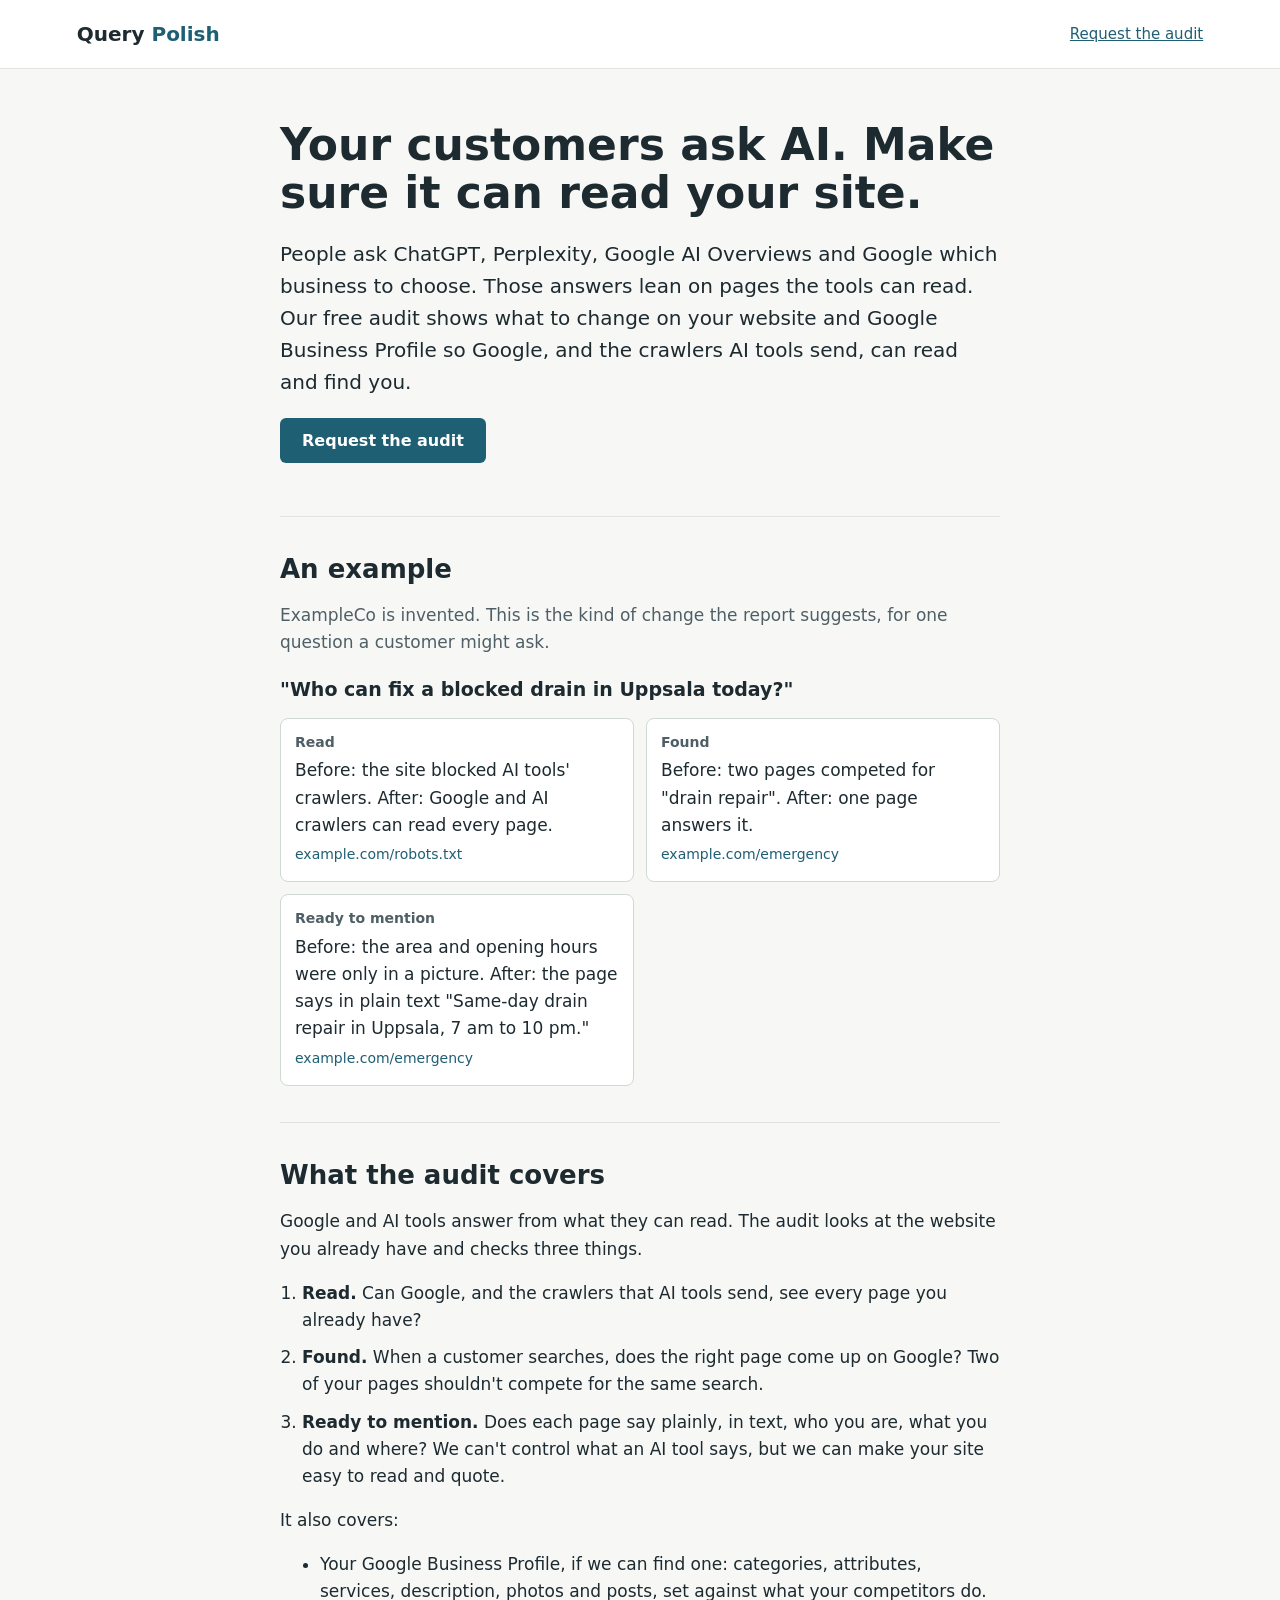
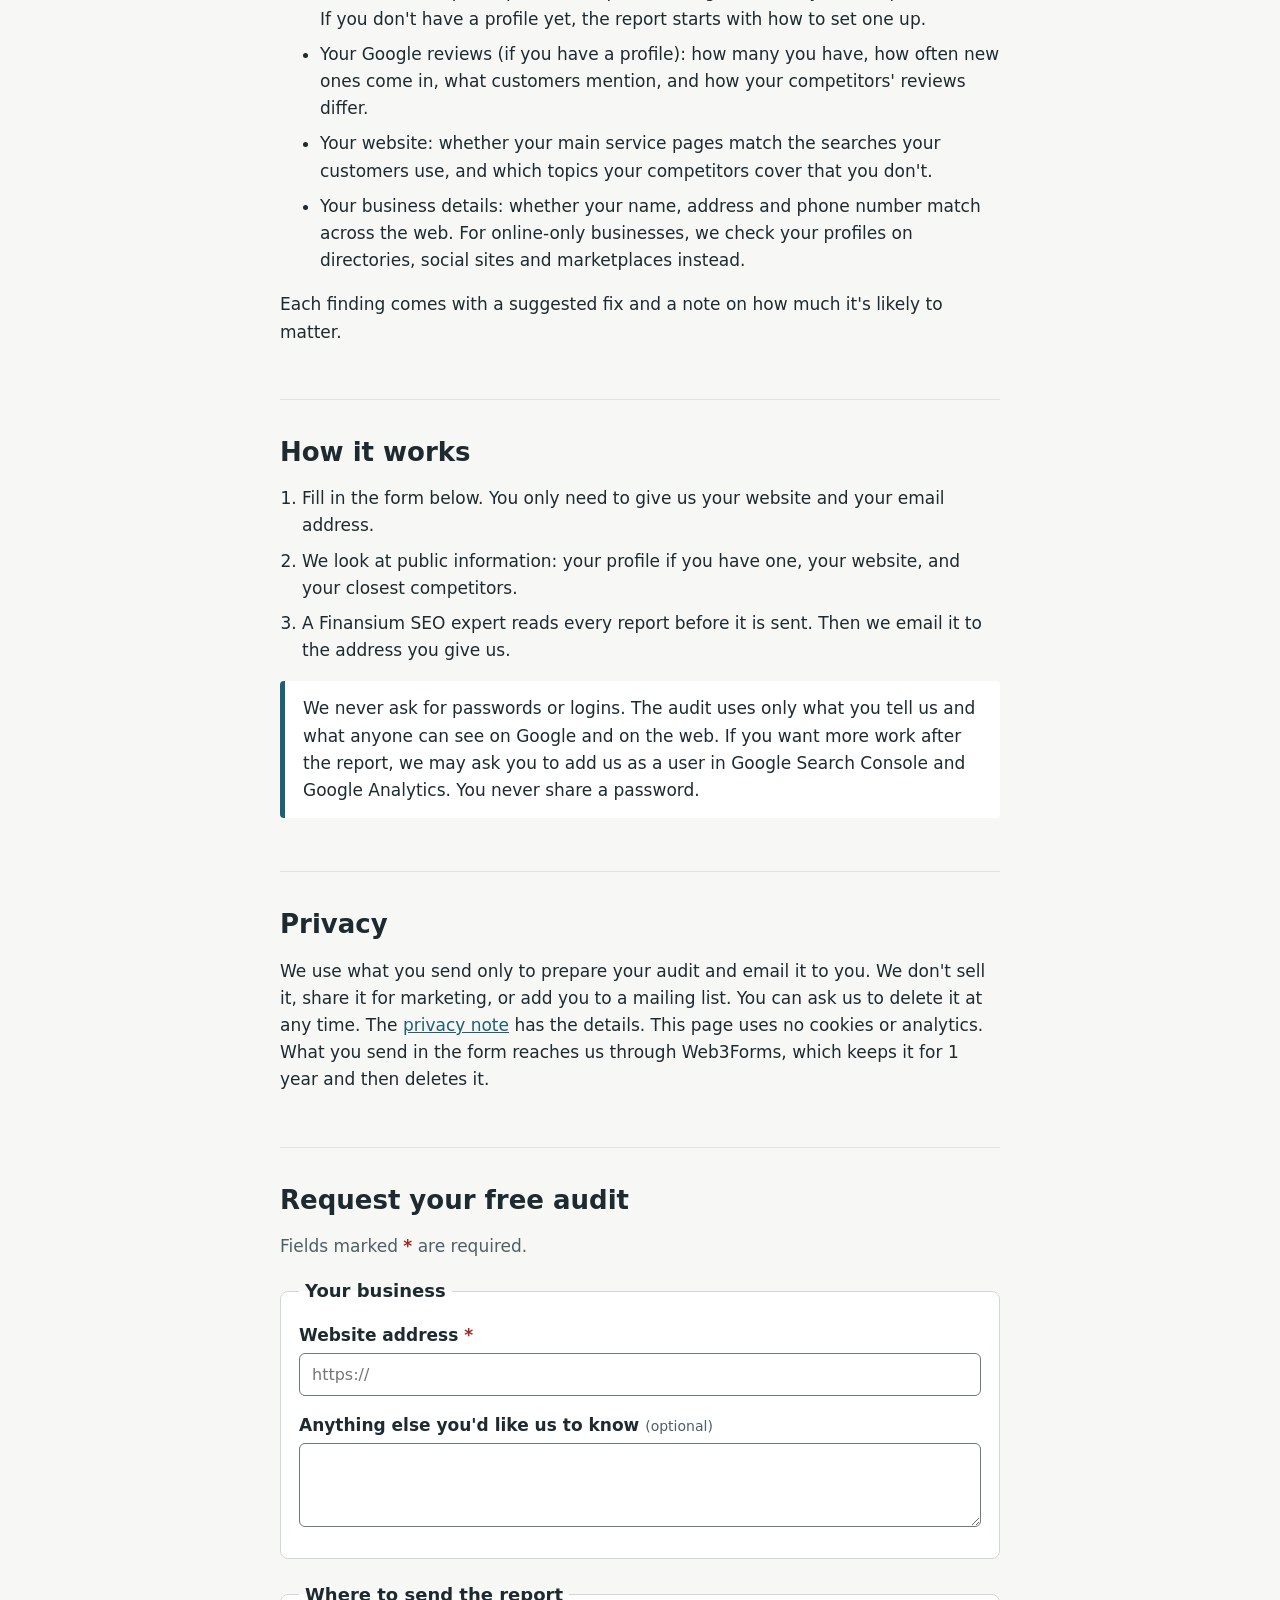
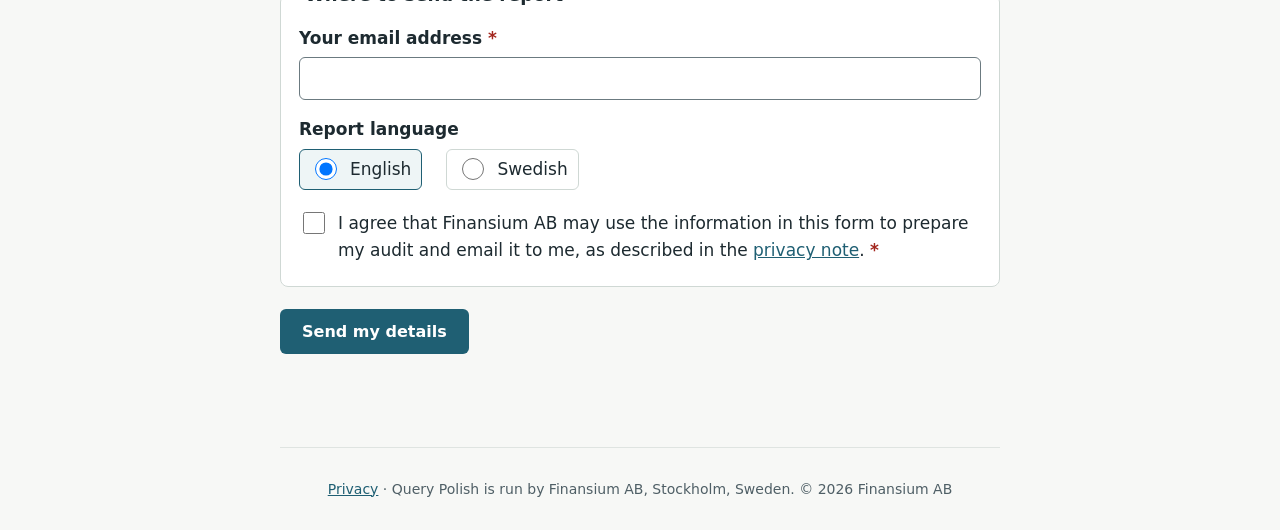
<file: docs/index.html>
<!doctype html>
<html lang="en">
<head>
<meta charset="utf-8">
<meta name="viewport" content="width=device-width,initial-scale=1">
<title>Query Polish: a free audit of how Google and AI tools read your site</title>
<meta name="description" content="Your customers ask ChatGPT, Perplexity, Google AI Overviews and Google which business to choose. This free audit checks whether those tools can read and find your website. The report comes by email.">
<link rel="canonical" href="https://querypolish.com/">
<meta property="og:url" content="https://querypolish.com/">
<link rel="icon" href="favicon.svg" type="image/svg+xml">
<link rel="stylesheet" href="assets/style.css?v=4">
</head>
<body>
<a class="skip" href="#main">Skip to content</a>
<header><a class="logo" href="./">Query <span>Polish</span></a><a class="navlink" href="#audit">Request the audit</a></header>
<main id="main">
<section>
<h1>Your customers ask AI. Make sure it can read your site.</h1>
<p class="lead">People ask ChatGPT, Perplexity, Google AI Overviews and Google which business to choose. Those answers lean on pages the tools can read. Our free audit shows what to change on your website and Google Business Profile so Google, and the crawlers AI tools send, can read and find you.</p>
<p><a class="btn" href="#audit">Request the audit</a></p>
</section>
<section class="example" aria-labelledby="ex-h">
<h2 id="ex-h">An example</h2>
<p class="muted">ExampleCo is invented. This is the kind of change the report suggests, for one question a customer might ask.</p>
<p class="q">"Who can fix a blocked drain in Uppsala today?"</p>
<div class="answers">
<div class="ans"><p class="src">Read</p><p>Before: the site blocked AI tools' crawlers. After: Google and AI crawlers can read every page.</p><p class="url">example.com/robots.txt</p></div>
<div class="ans"><p class="src">Found</p><p>Before: two pages competed for "drain repair". After: one page answers it.</p><p class="url">example.com/emergency</p></div>
<div class="ans"><p class="src">Ready to mention</p><p>Before: the area and opening hours were only in a picture. After: the page says in plain text "Same-day drain repair in Uppsala, 7 am to 10 pm."</p><p class="url">example.com/emergency</p></div>
</div>
</section>
<section>
<h2>What the audit covers</h2>
<p>Google and AI tools answer from what they can read. The audit looks at the website you already have and checks three things.</p>
<ol class="steps three">
<li><b>Read.</b> Can Google, and the crawlers that AI tools send, see every page you already have?</li>
<li><b>Found.</b> When a customer searches, does the right page come up on Google? Two of your pages shouldn't compete for the same search.</li>
<li><b>Ready to mention.</b> Does each page say plainly, in text, who you are, what you do and where? We can't control what an AI tool says, but we can make your site easy to read and quote.</li>
</ol>
<p>It also covers:</p>
<ul class="list">
<li>Your Google Business Profile, if we can find one: categories, attributes, services, description, photos and posts, set against what your competitors do. If you don't have a profile yet, the report starts with how to set one up.</li>
<li>Your Google reviews (if you have a profile): how many you have, how often new ones come in, what customers mention, and how your competitors' reviews differ.</li>
<li>Your website: whether your main service pages match the searches your customers use, and which topics your competitors cover that you don't.</li>
<li>Your business details: whether your name, address and phone number match across the web. For online-only businesses, we check your profiles on directories, social sites and marketplaces instead.</li>
</ul>
<p>Each finding comes with a suggested fix and a note on how much it's likely to matter.</p>
</section>
<section>
<h2>How it works</h2>
<ol class="steps">
<li>Fill in the form below. You only need to give us your website and your email address.</li>
<li>We look at public information: your profile if you have one, your website, and your closest competitors.</li>
<li>A Finansium SEO expert reads every report before it is sent. Then we email it to the address you give us.</li>
</ol>
<p class="note">We never ask for passwords or logins. The audit uses only what you tell us and what anyone can see on Google and on the web. If you want more work after the report, we may ask you to add us as a user in Google Search Console and Google Analytics. You never share a password.</p>
</section>
<section>
<h2>Privacy</h2>
<p>We use what you send only to prepare your audit and email it to you. We don't sell it, share it for marketing, or add you to a mailing list. You can ask us to delete it at any time. The <a href="privacy/">privacy note</a> has the details. This page uses no cookies or analytics. What you send in the form reaches us through Web3Forms, which keeps it for 1 year and then deletes it.</p>
</section>
<section id="audit">
<h2>Request your free audit</h2>
<p class="muted">Fields marked <span class="req">*</span> are required.</p>
<form id="intake" action="https://api.web3forms.com/submit" method="POST">
<input type="hidden" name="access_key" value="c9f5ef0c-dc1b-4ead-8727-fabec3abdc98">
<input type="hidden" name="subject" value="New Query Polish audit request">
<input type="hidden" name="from_name" value="Query Polish intake form">
<input type="hidden" name="redirect" value="https://querypolish.com/thanks/">
<div class="hp" aria-hidden="true"><label for="botcheck">Leave this empty</label><input type="checkbox" id="botcheck" name="botcheck" tabindex="-1" autocomplete="off"></div>
<fieldset><legend>Your business</legend>
<div class="f"><label for="website">Website address <span class="req" aria-hidden="true">*</span></label><input id="website" name="Website" type="url" required autocomplete="url" placeholder="https://"></div>
<div class="f"><label for="notes">Anything else you'd like us to know <span class="opt">(optional)</span></label><textarea id="notes" name="Notes"></textarea></div>
</fieldset>
<fieldset><legend>Where to send the report</legend>
<div class="f"><label for="email">Your email address <span class="req" aria-hidden="true">*</span></label><input id="email" name="email" type="email" required autocomplete="email"></div>
<div class="f" role="radiogroup" aria-labelledby="lang-l"><span class="lbl" id="lang-l">Report language</span><div class="choices row"><label class="check" for="lang-en"><input id="lang-en" type="radio" name="report_language" value="English" checked><span>English</span></label><label class="check" for="lang-sv"><input id="lang-sv" type="radio" name="report_language" value="Swedish"><span>Swedish</span></label></div></div>
<div class="f"><label class="check" for="consent"><input id="consent" name="Consent" type="checkbox" value="Yes" required><span>I agree that Finansium AB may use the information in this form to prepare my audit and email it to me, as described in the <a href="privacy/">privacy note</a>. <span class="req" aria-hidden="true">*</span></span></label></div>
</fieldset>
<button type="submit" id="submit">Send my details</button>
<p id="status" role="status" aria-live="polite"></p>
</form>
</section>
</main>
<footer><a href="privacy/">Privacy</a> · Query Polish is run by Finansium AB, Stockholm, Sweden. © 2026 Finansium AB</footer>
<script src="assets/form.js?v=3" defer></script>
</body>
</html>
</file>
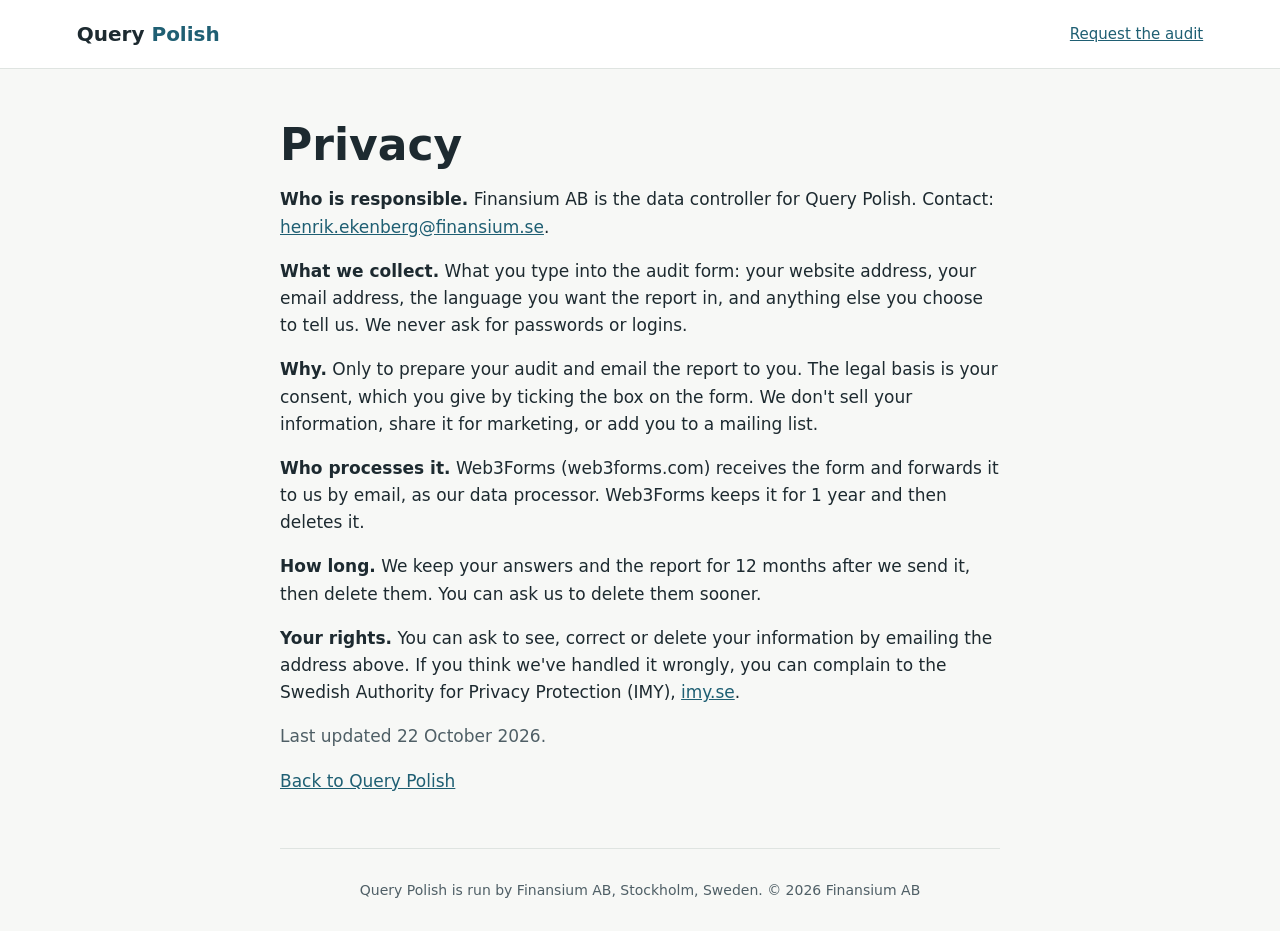
<file: docs/privacy/index.html>
<!doctype html>
<html lang="en">
<head>
<meta charset="utf-8">
<meta name="viewport" content="width=device-width,initial-scale=1">
<title>Privacy: Query Polish</title>
<link rel="canonical" href="https://querypolish.com/privacy/">
<link rel="icon" href="../favicon.svg" type="image/svg+xml">
<link rel="stylesheet" href="../assets/style.css?v=3">
</head>
<body>
<a class="skip" href="#main">Skip to content</a>
<header><a class="logo" href="../">Query <span>Polish</span></a><a class="navlink" href="../#audit">Request the audit</a></header>
<main id="main">
<section>
<h1>Privacy</h1>
<p><b>Who is responsible.</b> Finansium AB is the data controller for Query Polish. Contact: <a href="mailto:henrik.ekenberg@finansium.se">henrik.ekenberg@finansium.se</a>.</p>
<p><b>What we collect.</b> What you type into the audit form: your website address, your email address, the language you want the report in, and anything else you choose to tell us. We never ask for passwords or logins.</p>
<p><b>Why.</b> Only to prepare your audit and email the report to you. The legal basis is your consent, which you give by ticking the box on the form. We don't sell your information, share it for marketing, or add you to a mailing list.</p>
<p><b>Who processes it.</b> Web3Forms (web3forms.com) receives the form and forwards it to us by email, as our data processor. Web3Forms keeps it for 1 year and then deletes it.</p>
<p><b>How long.</b> We keep your answers and the report for 12 months after we send it, then delete them. You can ask us to delete them sooner.</p>
<p><b>Your rights.</b> You can ask to see, correct or delete your information by emailing the address above. If you think we've handled it wrongly, you can complain to the Swedish Authority for Privacy Protection (IMY), <a href="https://www.imy.se/">imy.se</a>.</p>
<p class="muted">Last updated 22 October 2026.</p>
<p><a href="../">Back to Query Polish</a></p>
</section>
</main>
<footer>Query Polish is run by Finansium AB, Stockholm, Sweden. © 2026 Finansium AB</footer>
</body>
</html>
</file>
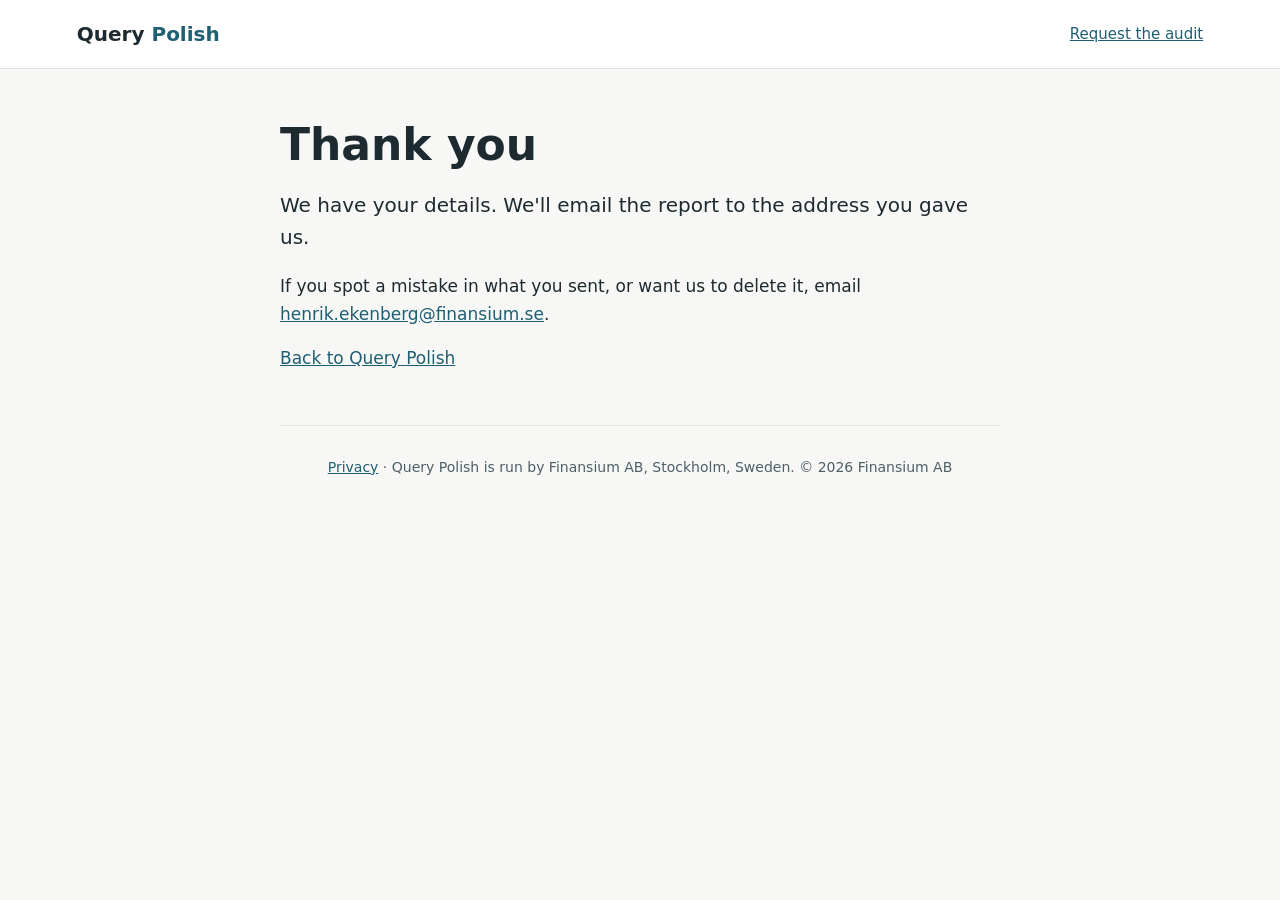
<file: docs/thanks/index.html>
<!doctype html>
<html lang="en">
<head>
<meta charset="utf-8">
<meta name="viewport" content="width=device-width,initial-scale=1">
<title>Thank you: Query Polish</title>
<meta name="robots" content="noindex">
<link rel="icon" href="../favicon.svg" type="image/svg+xml">
<link rel="stylesheet" href="../assets/style.css?v=3">
</head>
<body>
<a class="skip" href="#main">Skip to content</a>
<header><a class="logo" href="../">Query <span>Polish</span></a><a class="navlink" href="../#audit">Request the audit</a></header>
<main id="main">
<section>
<h1>Thank you</h1>
<p class="lead">We have your details. We'll email the report to the address you gave us.</p>
<p>If you spot a mistake in what you sent, or want us to delete it, email <a href="mailto:henrik.ekenberg@finansium.se">henrik.ekenberg@finansium.se</a>.</p>
<p><a href="../">Back to Query Polish</a></p>
</section>
</main>
<footer><a href="../privacy/">Privacy</a> · Query Polish is run by Finansium AB, Stockholm, Sweden. © 2026 Finansium AB</footer>
</body>
</html>
</file>
<file: docs/assets/style.css>
*{box-sizing:border-box}
body{margin:0;background:#f7f8f6;color:#1d2a30;font:17px/1.6 system-ui,-apple-system,"Segoe UI",Roboto,sans-serif}
a{color:#1f5f73}a:hover{color:#163f4d}
:focus-visible{outline:3px solid #1f5f73;outline-offset:2px}
.skip{position:absolute;left:-9999px}.skip:focus{left:12px;top:12px;background:#fff;padding:8px;z-index:9}
header{display:flex;justify-content:space-between;align-items:center;gap:12px;padding:18px 6vw;border-bottom:1px solid #dfe4e1;background:#fff}
.logo{font-weight:700;font-size:20px;color:#1d2a30;text-decoration:none}.logo span{color:#1f5f73}
.navlink{font-size:15px}
main{max-width:760px;margin:0 auto;padding:0 20px}
section{padding:36px 0;border-bottom:1px solid #dfe4e1}
h1{font-size:44px;line-height:1.1;margin:16px 0 14px}h2{font-size:26px;line-height:1.25;margin:0 0 12px}h3{font-size:19px;margin:22px 0 6px}
.lead{font-size:20px}.muted{color:#4f5f66}
.btn,button{display:inline-block;padding:13px 22px;font:700 16px system-ui,sans-serif;border:0;border-radius:6px;background:#1f5f73;color:#fff;cursor:pointer;text-decoration:none}
.btn:hover,button:hover{background:#163f4d;color:#fff}
ol.steps{padding-left:22px}ol.steps li,ul.list li{margin-bottom:8px}
.note{background:#fff;border-left:5px solid #1f5f73;padding:14px 18px;border-radius:4px}
form fieldset{border:1px solid #cfd8d4;border-radius:8px;padding:16px 18px 6px;margin:0 0 22px;background:#fff}
legend{font-weight:700;font-size:18px;padding:0 6px}
.f{margin:0 0 16px}
label{display:block;font-weight:600;margin-bottom:4px}
.hint{display:block;font-weight:400;font-size:14px;color:#4f5f66;margin-top:2px}
.req{color:#a3271f;font-weight:700}
.opt{font-weight:400;font-size:14px;color:#4f5f66}
input[type=text],input[type=url],input[type=email],input[type=tel],input[type=number],select,textarea{width:100%;padding:11px 12px;font:16px system-ui,sans-serif;border:1.5px solid #6b7a80;border-radius:6px;background:#fff;color:#1d2a30}
textarea{min-height:84px;resize:vertical}
.grid2{display:grid;grid-template-columns:1fr 1fr;gap:0 16px}
.grid3{display:grid;grid-template-columns:1fr 1fr 1fr;gap:0 16px}
.grid2,.grid3{align-items:end}
.comp{border-top:1px dashed #cfd8d4;padding-top:12px;margin-top:4px}
.check{display:flex;gap:10px;align-items:flex-start;font-weight:400}
.check input{width:22px;height:22px;margin-top:2px;flex:none}
input:user-invalid,select:user-invalid,textarea:user-invalid{border-color:#a3271f}
.err{color:#a3271f;font-weight:600}
#status{min-height:1.6em;margin-top:12px}
.hp{position:absolute;left:-9999px;width:1px;height:1px;overflow:hidden}
footer{text-align:center;padding:30px 20px;font-size:14px;color:#4f5f66}
@media(max-width:600px){header{padding:14px 18px}h1{font-size:32px}.lead{font-size:18px}.grid2,.grid3{grid-template-columns:1fr}form fieldset{padding:14px 12px 4px}}
[hidden]{display:none!important}
.js .nojs-only{display:none}.no-js .req-js{display:none}
.choices{display:flex;flex-direction:column;gap:10px;margin:6px 0 14px}.choices.row{flex-direction:row;gap:24px}
.choices .check{padding:10px 12px;border:1.5px solid #cfd8d4;border-radius:6px;background:#fff;cursor:pointer}
.choices.row .check{padding:6px 10px}
.choices .check:has(input:checked){border-color:#1f5f73;background:#eef5f6}
.lbl{display:block;font-weight:600;margin-bottom:4px}
#q1 legend{font-size:19px}
.example .q{font-weight:700;font-size:19px;margin:14px 0}
.answers{display:grid;grid-template-columns:1fr 1fr;gap:12px}
.ans{background:#fff;border:1px solid #cfd8d4;border-radius:8px;padding:12px 14px}.ans p{margin:0 0 4px}
.ans .src{font-weight:700;font-size:14px;color:#4f5f66}.ans .url{font-size:14px;color:#1f5f73}
.steps.three li{margin-bottom:10px}
@media(max-width:600px){.answers{grid-template-columns:1fr}}
</file>
